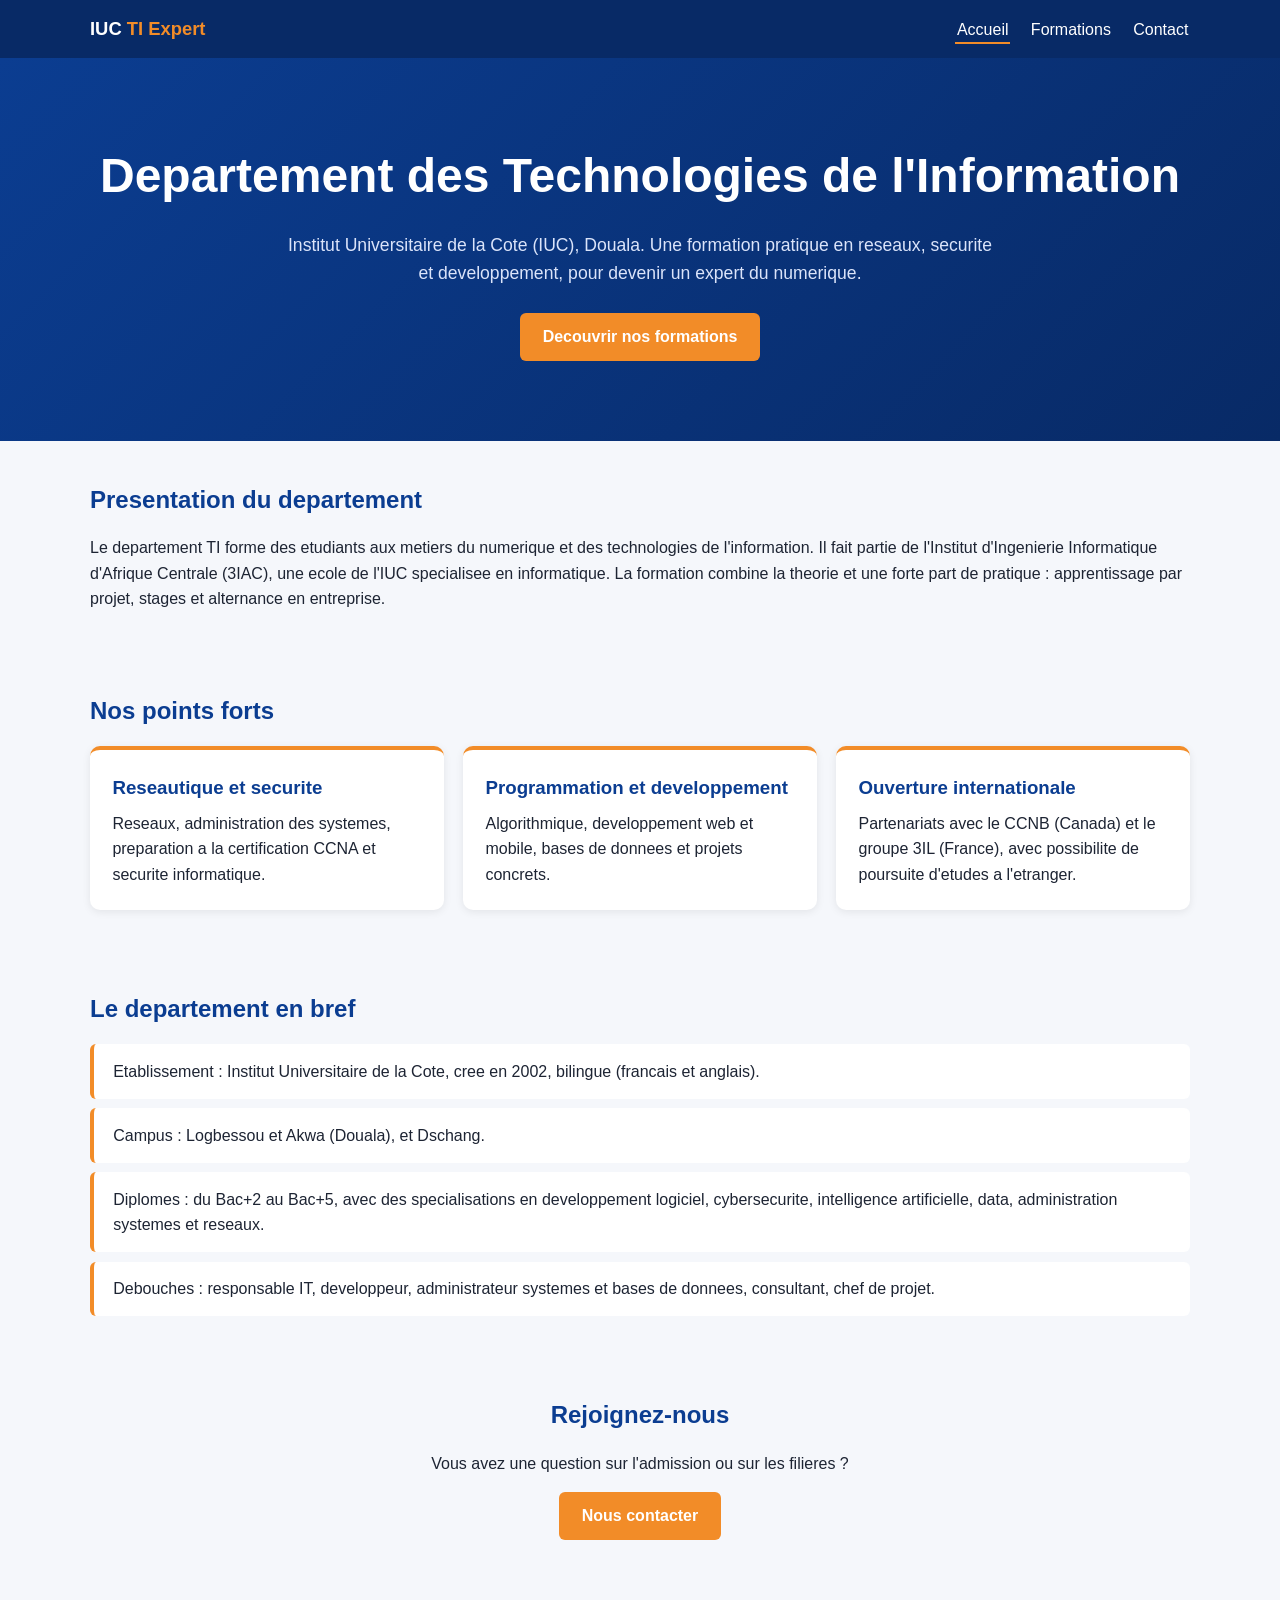
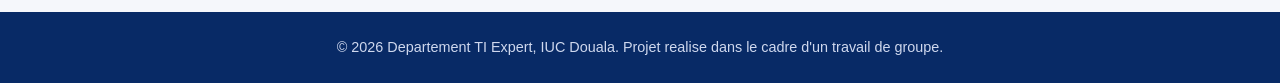
<file: index.html>
<!DOCTYPE html>
<html lang="fr">
<head>
  <meta charset="UTF-8">
  <meta name="viewport" content="width=device-width, initial-scale=1">
  <title>Departement TI Expert | IUC Douala</title>
  <link rel="stylesheet" href="css/base.css">
  <link rel="stylesheet" href="css/accueil.css">
</head>
<body>
  <header class="site-header">
    <div class="conteneur barre">
      <a class="logo" href="index.html">IUC <span>TI Expert</span></a>
      <nav>
        <ul>
          <li><a class="actif" href="index.html">Accueil</a></li>
          <li><a href="formations.html">Formations</a></li>
          <li><a href="contact.html">Contact</a></li>
        </ul>
      </nav>
    </div>
  </header>

  <main>
    <div class="hero">
      <div class="conteneur">
        <h1>Departement des Technologies de l'Information</h1>
        <p>Institut Universitaire de la Cote (IUC), Douala. Une formation pratique en reseaux, securite et developpement, pour devenir un expert du numerique.</p>
        <a class="bouton" href="formations.html">Decouvrir nos formations</a>
      </div>
    </div>

    <section>
      <div class="conteneur">
        <h2>Presentation du departement</h2>
        <p>Le departement TI forme des etudiants aux metiers du numerique et des technologies de l'information. Il fait partie de l'Institut d'Ingenierie Informatique d'Afrique Centrale (3IAC), une ecole de l'IUC specialisee en informatique. La formation combine la theorie et une forte part de pratique : apprentissage par projet, stages et alternance en entreprise.</p>
      </div>
    </section>

    <section>
      <div class="conteneur">
        <h2>Nos points forts</h2>
        <div class="grille">
          <article class="carte">
            <h3>Reseautique et securite</h3>
            <p>Reseaux, administration des systemes, preparation a la certification CCNA et securite informatique.</p>
          </article>
          <article class="carte">
            <h3>Programmation et developpement</h3>
            <p>Algorithmique, developpement web et mobile, bases de donnees et projets concrets.</p>
          </article>
          <article class="carte">
            <h3>Ouverture internationale</h3>
            <p>Partenariats avec le CCNB (Canada) et le groupe 3IL (France), avec possibilite de poursuite d'etudes a l'etranger.</p>
          </article>
        </div>
      </div>
    </section>

    <section>
      <div class="conteneur">
        <h2>Le departement en bref</h2>
        <ul class="faits">
          <li>Etablissement : Institut Universitaire de la Cote, cree en 2002, bilingue (francais et anglais).</li>
          <li>Campus : Logbessou et Akwa (Douala), et Dschang.</li>
          <li>Diplomes : du Bac+2 au Bac+5, avec des specialisations en developpement logiciel, cybersecurite, intelligence artificielle, data, administration systemes et reseaux.</li>
          <li>Debouches : responsable IT, developpeur, administrateur systemes et bases de donnees, consultant, chef de projet.</li>
        </ul>
      </div>
    </section>

    <section class="partenaires">
      <div class="conteneur">
        <h2>Rejoignez-nous</h2>
        <p>Vous avez une question sur l'admission ou sur les filieres ?</p>
        <a class="bouton" href="contact.html">Nous contacter</a>
      </div>
    </section>
  </main>

  <footer class="site-footer">
    <div class="conteneur">
      <p>&copy; 2026 Departement TI Expert, IUC Douala. Projet realise dans le cadre d'un travail de groupe.</p>
    </div>
  </footer>
</body>
</html>
</file>
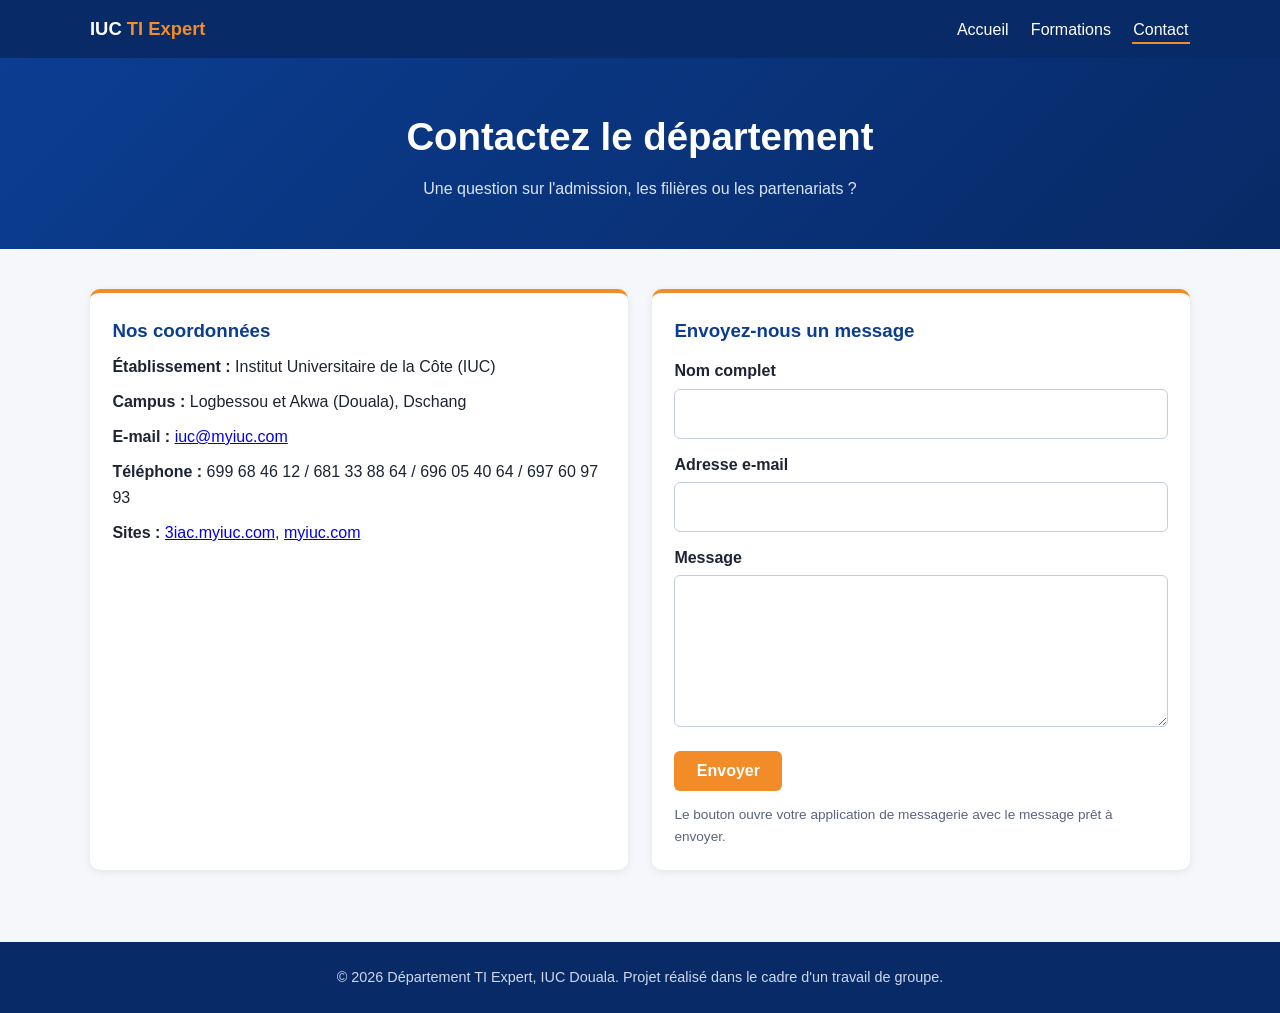
<file: contact.html>
<!DOCTYPE html>
<html lang="fr">
<head>
  <meta charset="UTF-8">
  <meta name="viewport" content="width=device-width, initial-scale=1">
  <meta name="description" content="Contactez le département TI Expert de l'IUC Douala : coordonnées et formulaire de message.">
  <title>Contact | Département TI Expert, IUC Douala</title>
  <link rel="stylesheet" href="css/base.css">
  <link rel="stylesheet" href="css/contact.css">
</head>
<body>
  <header class="site-header">
    <div class="conteneur barre">
      <a class="logo" href="index.html">IUC <span>TI Expert</span></a>
      <nav>
        <ul>
          <li><a href="index.html">Accueil</a></li>
          <li><a href="formations.html">Formations</a></li>
          <li><a class="actif" href="contact.html">Contact</a></li>
        </ul>
      </nav>
    </div>
  </header>

  <main>
    <div class="bandeau">
      <div class="conteneur">
        <h1>Contactez le département</h1>
        <p>Une question sur l'admission, les filières ou les partenariats ?</p>
      </div>
    </div>

    <section>
      <div class="conteneur contact-grille">
        <article class="carte coordonnees">
          <h3>Nos coordonnées</h3>
          <p><strong>Établissement :</strong> Institut Universitaire de la Côte (IUC)</p>
          <p><strong>Campus :</strong> Logbessou et Akwa (Douala), Dschang</p>
          <p><strong>E-mail :</strong> <a href="mailto:iuc@myiuc.com">iuc@myiuc.com</a></p>
          <p><strong>Téléphone :</strong> 699 68 46 12 / 681 33 88 64 / 696 05 40 64 / 697 60 97 93</p>
          <p><strong>Sites :</strong>
            <a href="https://3iac.myiuc.com" target="_blank" rel="noopener">3iac.myiuc.com</a>,
            <a href="https://myiuc.com" target="_blank" rel="noopener">myiuc.com</a>
          </p>
        </article>

        <article class="carte">
          <h3>Envoyez-nous un message</h3>
          <form action="mailto:iuc@myiuc.com" method="post" enctype="text/plain">
            <label for="nom">Nom complet</label>
            <input type="text" id="nom" name="nom" autocomplete="name" required>

            <label for="email">Adresse e-mail</label>
            <input type="email" id="email" name="email" autocomplete="email" required>

            <label for="message">Message</label>
            <textarea id="message" name="message" rows="5" required></textarea>

            <button class="bouton" type="submit">Envoyer</button>
          </form>
          <p class="note">Le bouton ouvre votre application de messagerie avec le message prêt à envoyer.</p>
        </article>
      </div>
    </section>
  </main>

  <footer class="site-footer">
    <div class="conteneur">
      <p>&copy; 2026 Département TI Expert, IUC Douala. Projet réalisé dans le cadre d'un travail de groupe.</p>
    </div>
  </footer>
</body>
</html>
</file>
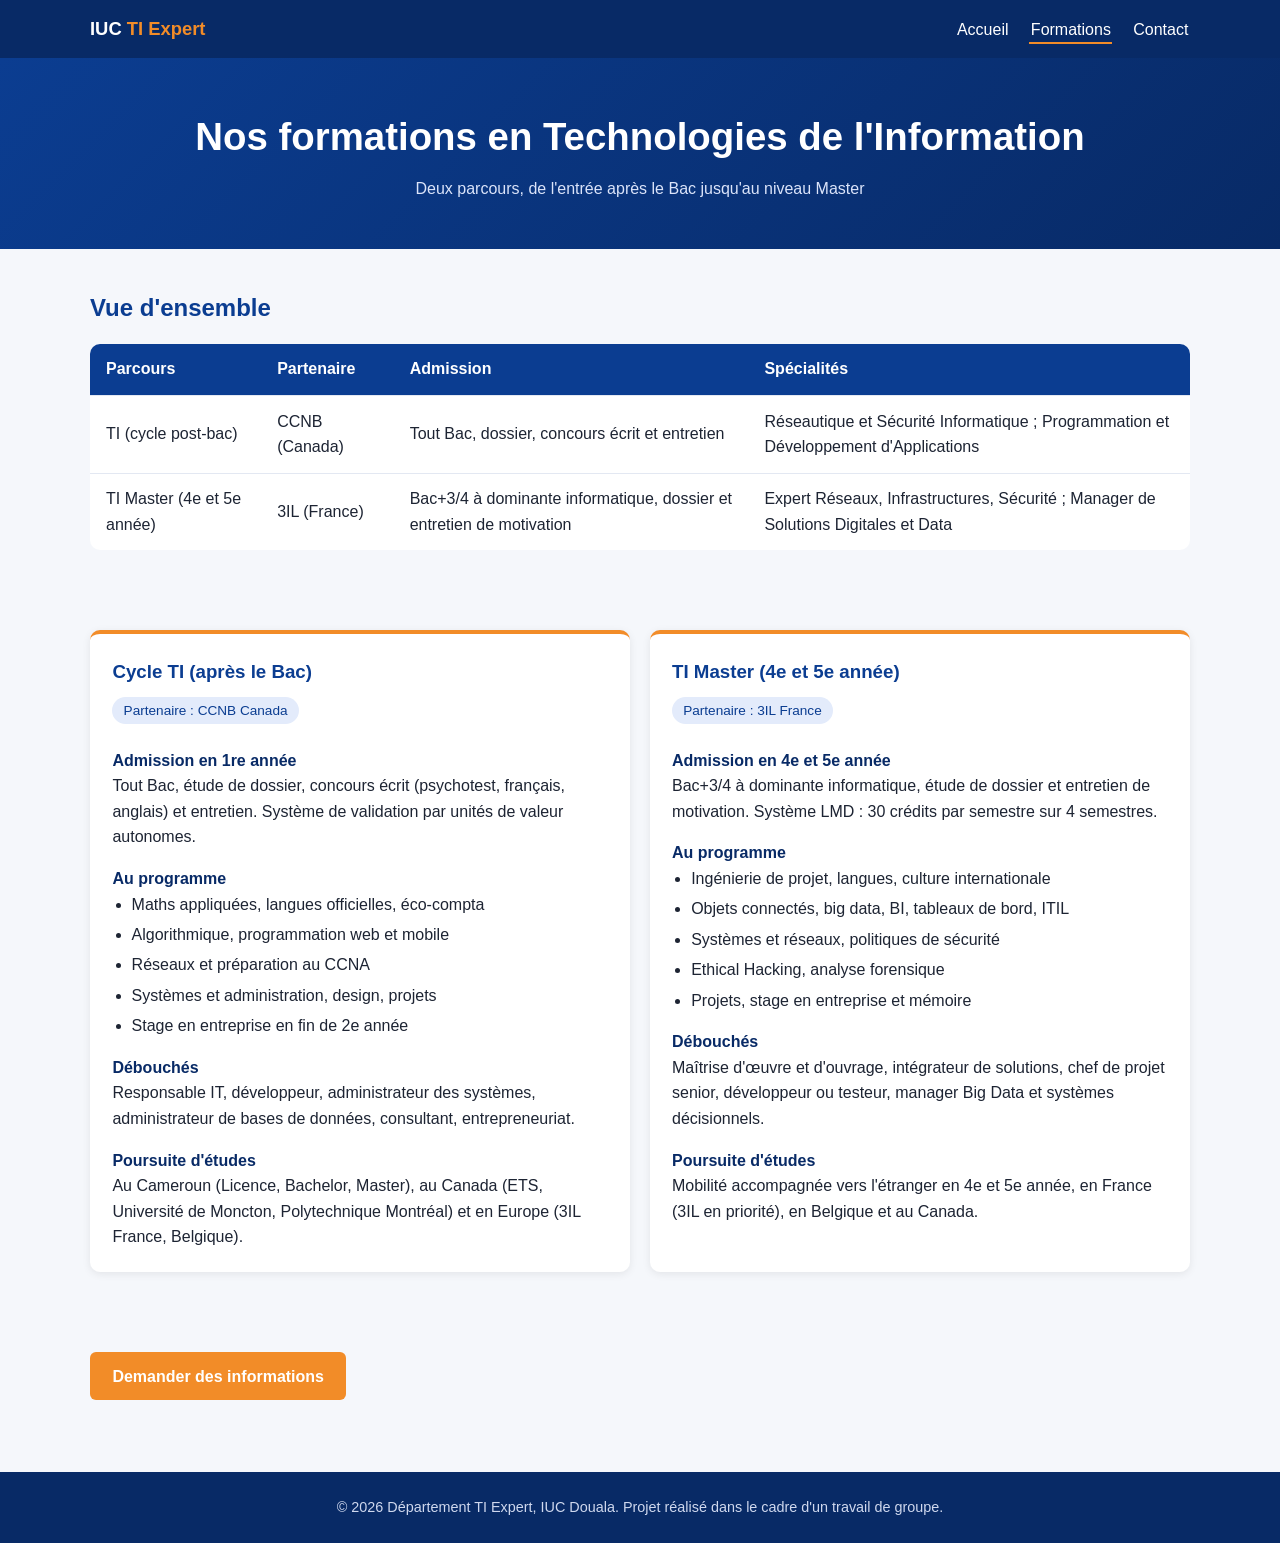
<file: formations.html>
<!DOCTYPE html>
<html lang="fr">
<head>
  <meta charset="UTF-8">
  <meta name="viewport" content="width=device-width, initial-scale=1">
  <meta name="description" content="Formations du département TI Expert de l'IUC Douala : cycle TI après le Bac et TI Master.">
  <title>Formations | Département TI Expert, IUC Douala</title>
  <link rel="stylesheet" href="css/base.css">
  <link rel="stylesheet" href="css/formations.css">
</head>
<body>
  <header class="site-header">
    <div class="conteneur barre">
      <a class="logo" href="index.html">IUC <span>TI Expert</span></a>
      <nav>
        <ul>
          <li><a href="index.html">Accueil</a></li>
          <li><a class="actif" href="formations.html">Formations</a></li>
          <li><a href="contact.html">Contact</a></li>
        </ul>
      </nav>
    </div>
  </header>

  <main>
    <div class="bandeau">
      <div class="conteneur">
        <h1>Nos formations en Technologies de l'Information</h1>
        <p>Deux parcours, de l'entrée après le Bac jusqu'au niveau Master</p>
      </div>
    </div>

    <section>
      <div class="conteneur">
        <h2>Vue d'ensemble</h2>
        <div class="defilement">
          <table class="tableau">
            <thead>
              <tr><th>Parcours</th><th>Partenaire</th><th>Admission</th><th>Spécialités</th></tr>
            </thead>
            <tbody>
              <tr>
                <td>TI (cycle post-bac)</td>
                <td>CCNB (Canada)</td>
                <td>Tout Bac, dossier, concours écrit et entretien</td>
                <td>Réseautique et Sécurité Informatique ; Programmation et Développement d'Applications</td>
              </tr>
              <tr>
                <td>TI Master (4e et 5e année)</td>
                <td>3IL (France)</td>
                <td>Bac+3/4 à dominante informatique, dossier et entretien de motivation</td>
                <td>Expert Réseaux, Infrastructures, Sécurité ; Manager de Solutions Digitales et Data</td>
              </tr>
            </tbody>
          </table>
        </div>
      </div>
    </section>

    <section>
      <div class="conteneur grille">
        <article class="carte">
          <h3>Cycle TI (après le Bac)</h3>
          <span class="etiquette">Partenaire : CCNB Canada</span>
          <h4>Admission en 1re année</h4>
          <p>Tout Bac, étude de dossier, concours écrit (psychotest, français, anglais) et entretien. Système de validation par unités de valeur autonomes.</p>
          <h4>Au programme</h4>
          <ul>
            <li>Maths appliquées, langues officielles, éco-compta</li>
            <li>Algorithmique, programmation web et mobile</li>
            <li>Réseaux et préparation au CCNA</li>
            <li>Systèmes et administration, design, projets</li>
            <li>Stage en entreprise en fin de 2e année</li>
          </ul>
          <h4>Débouchés</h4>
          <p>Responsable IT, développeur, administrateur des systèmes, administrateur de bases de données, consultant, entrepreneuriat.</p>
          <h4>Poursuite d'études</h4>
          <p>Au Cameroun (Licence, Bachelor, Master), au Canada (ETS, Université de Moncton, Polytechnique Montréal) et en Europe (3IL France, Belgique).</p>
        </article>

        <article class="carte">
          <h3>TI Master (4e et 5e année)</h3>
          <span class="etiquette">Partenaire : 3IL France</span>
          <h4>Admission en 4e et 5e année</h4>
          <p>Bac+3/4 à dominante informatique, étude de dossier et entretien de motivation. Système LMD : 30 crédits par semestre sur 4 semestres.</p>
          <h4>Au programme</h4>
          <ul>
            <li>Ingénierie de projet, langues, culture internationale</li>
            <li>Objets connectés, big data, BI, tableaux de bord, ITIL</li>
            <li>Systèmes et réseaux, politiques de sécurité</li>
            <li>Ethical Hacking, analyse forensique</li>
            <li>Projets, stage en entreprise et mémoire</li>
          </ul>
          <h4>Débouchés</h4>
          <p>Maîtrise d'œuvre et d'ouvrage, intégrateur de solutions, chef de projet senior, développeur ou testeur, manager Big Data et systèmes décisionnels.</p>
          <h4>Poursuite d'études</h4>
          <p>Mobilité accompagnée vers l'étranger en 4e et 5e année, en France (3IL en priorité), en Belgique et au Canada.</p>
        </article>
      </div>
    </section>

    <section>
      <div class="conteneur">
        <a class="bouton" href="contact.html">Demander des informations</a>
      </div>
    </section>
  </main>

  <footer class="site-footer">
    <div class="conteneur">
      <p>&copy; 2026 Département TI Expert, IUC Douala. Projet réalisé dans le cadre d'un travail de groupe.</p>
    </div>
  </footer>
</body>
</html>
</file>
<file: css/base.css>
/* Style commun a toutes les pages (Membre 1) */
:root {
  --bleu: #0b3d91;
  --bleu-fonce: #082a66;
  --orange: #f28c28;
  --fond: #f5f7fb;
  --texte: #1d2433;
}
* { box-sizing: border-box; margin: 0; padding: 0; }
body {
  font-family: "Segoe UI", Arial, sans-serif;
  color: var(--texte);
  background: var(--fond);
  line-height: 1.6;
}
.conteneur { width: min(1100px, 92%); margin: 0 auto; }

/* En-tete et menu */
.site-header { background: var(--bleu-fonce); position: sticky; top: 0; z-index: 10; }
.barre {
  display: flex; justify-content: space-between; align-items: center;
  flex-wrap: wrap; gap: .5rem; padding: .9rem 0;
}
.logo { font-weight: 700; font-size: 1.15rem; color: #fff; text-decoration: none; }
.logo span { color: var(--orange); }
nav ul { list-style: none; display: flex; gap: 1.2rem; }
nav a {
  color: #fff; text-decoration: none; padding: .3rem .1rem;
  border-bottom: 2px solid transparent;
}
nav a:hover, nav a.actif { border-bottom-color: var(--orange); }

/* Bandeau de titre des pages interieures */
.bandeau {
  background: linear-gradient(135deg, var(--bleu), var(--bleu-fonce));
  color: #fff; padding: 3rem 0; text-align: center;
}
.bandeau h1 { font-size: clamp(1.6rem, 4vw, 2.4rem); }
.bandeau p { color: #dbe4fa; margin-top: .5rem; }

/* Contenu */
section { padding: 2.5rem 0; }
h2 { color: var(--bleu); margin-bottom: 1rem; }
.grille { display: grid; grid-template-columns: repeat(auto-fit, minmax(260px, 1fr)); gap: 1.2rem; }
.carte {
  background: #fff; border-radius: 10px; padding: 1.4rem;
  box-shadow: 0 2px 8px rgba(0, 0, 0, .08); border-top: 4px solid var(--orange);
}
.carte h3 { color: var(--bleu); margin-bottom: .5rem; }
.bouton {
  display: inline-block; background: var(--orange); color: #fff;
  padding: .7rem 1.4rem; border-radius: 6px; text-decoration: none;
  font-weight: 600; border: none; cursor: pointer; font-size: 1rem;
}
.bouton:hover { background: #d97614; }

/* Pied de page */
.site-footer {
  background: var(--bleu-fonce); color: #cfd8ee; padding: 1.5rem 0;
  text-align: center; font-size: .9rem; margin-top: 2rem;
}
.site-footer a { color: var(--orange); }

@media (max-width: 600px) {
  nav ul { gap: .8rem; flex-wrap: wrap; }
}
</file>
<file: css/accueil.css>
/* Style propre a la page d'accueil (Membre 1) */
.hero {
  background: linear-gradient(135deg, var(--bleu), var(--bleu-fonce));
  color: #fff; padding: 5rem 0; text-align: center;
}
.hero h1 { font-size: clamp(1.9rem, 5vw, 3rem); margin-bottom: 1rem; }
.hero p { max-width: 720px; margin: 0 auto 1.6rem; color: #dbe4fa; font-size: 1.1rem; }
.faits { list-style: none; display: grid; gap: .6rem; }
.faits li { background: #fff; padding: .9rem 1.2rem; border-left: 4px solid var(--orange); border-radius: 6px; }
.partenaires { text-align: center; }
.partenaires p { margin-bottom: 1rem; }
</file>
<file: css/contact.css>
/* Style propre a la page Contact (Membre 2) */
.contact-grille { display: grid; grid-template-columns: repeat(auto-fit, minmax(300px, 1fr)); gap: 1.5rem; }
.coordonnees p { margin-bottom: .6rem; }
form label { display: block; font-weight: 600; margin: .8rem 0 .3rem; }
form input, form textarea {
  width: 100%; padding: .7rem; border: 1px solid #c5cde0; border-radius: 6px; font: inherit;
}
form input:focus, form textarea:focus { outline: 2px solid var(--orange); }
form button { margin-top: 1rem; }
.note { font-size: .85rem; color: #5a6480; margin-top: .8rem; }
form textarea { min-height: 140px; resize: vertical; }
form input:hover, form textarea:hover { border-color: var(--orange); }

@media (max-width: 700px) {
  .contact-grille { grid-template-columns: 1fr; gap: 1rem; }
  form button { width: 100%; }
}
</file>
<file: css/formations.css>
/* Style propre a la page Formations (Membre 2) */
.carte h4 { margin-top: 1rem; color: var(--bleu-fonce); }
.carte ul { margin-left: 1.2rem; }
.etiquette {
  display: inline-block; background: #e3ebfb; color: var(--bleu);
  padding: .15rem .7rem; border-radius: 999px; font-size: .85rem; margin: .15rem .2rem .15rem 0;
}
.tableau { width: 100%; border-collapse: collapse; background: #fff; border-radius: 10px; overflow: hidden; }
.tableau th, .tableau td { padding: .8rem 1rem; text-align: left; border-bottom: 1px solid #e3e8f2; }
.tableau th { background: var(--bleu); color: #fff; }
.defilement { overflow-x: auto; }
/* ===== Détails de présentation ===== */
.carte li { margin-bottom: .3rem; }
.tableau tbody tr:hover { background: #f4f7fd; }
.tableau tbody tr:last-child td { border-bottom: none; }
.carte .etiquette { margin-bottom: .5rem; }
/* ===== Responsive ===== */
@media (max-width: 700px) {
  .tableau th, .tableau td { padding: .6rem .7rem; font-size: .9rem; }
  .carte h4 { margin-top: .8rem; }
  .etiquette { font-size: .8rem; }
}
</file>
